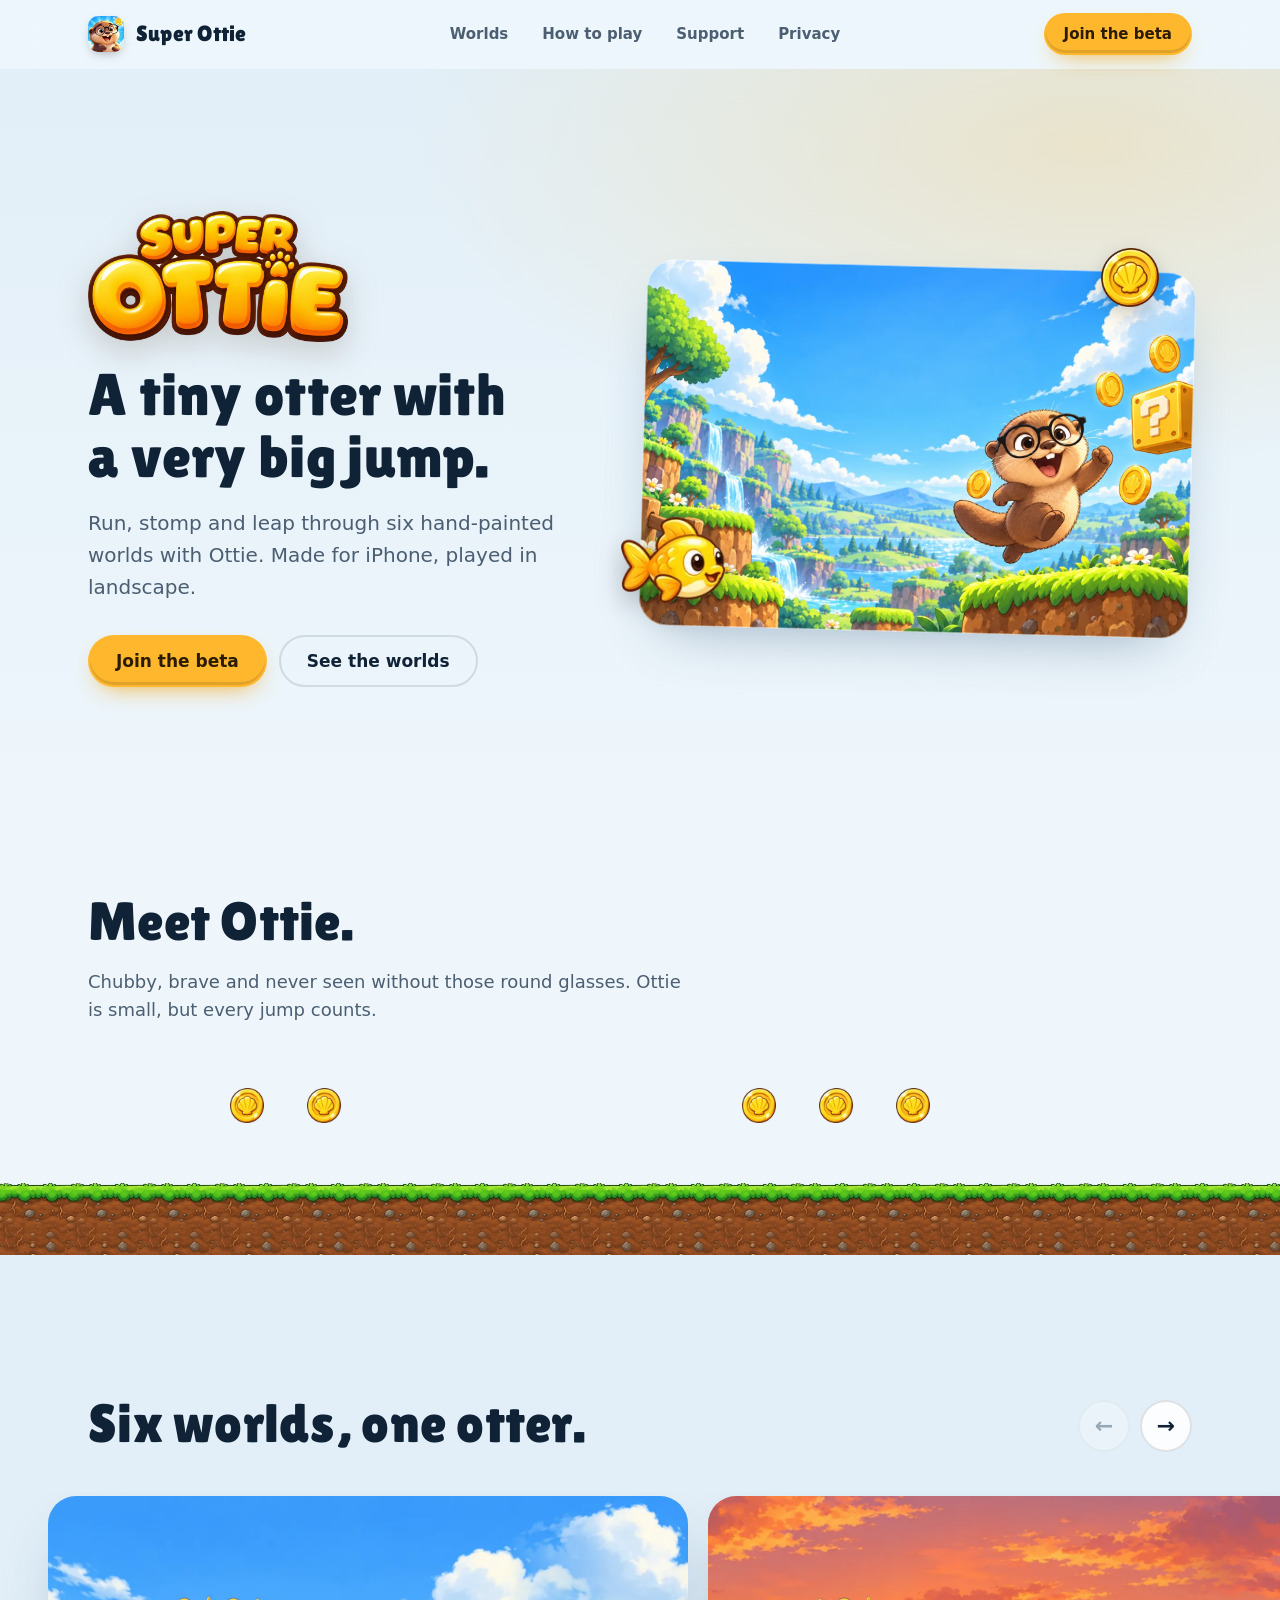
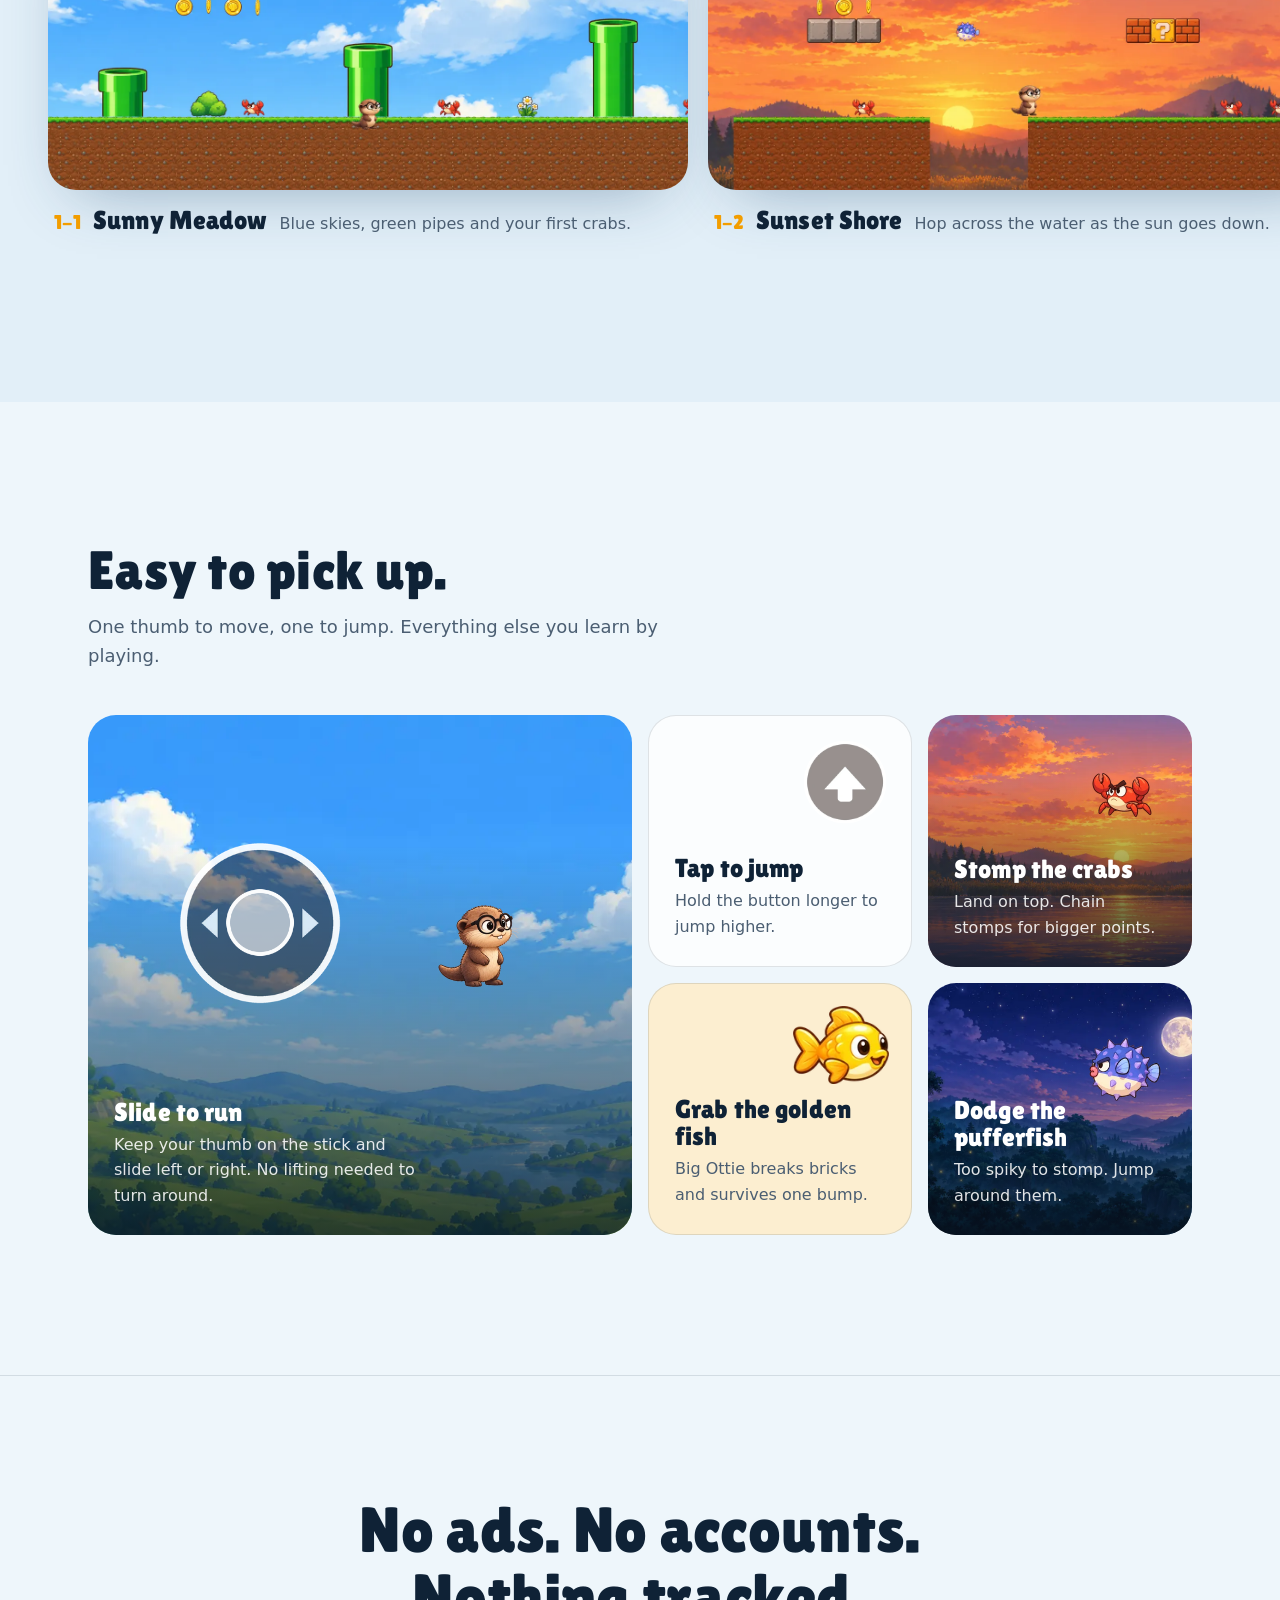
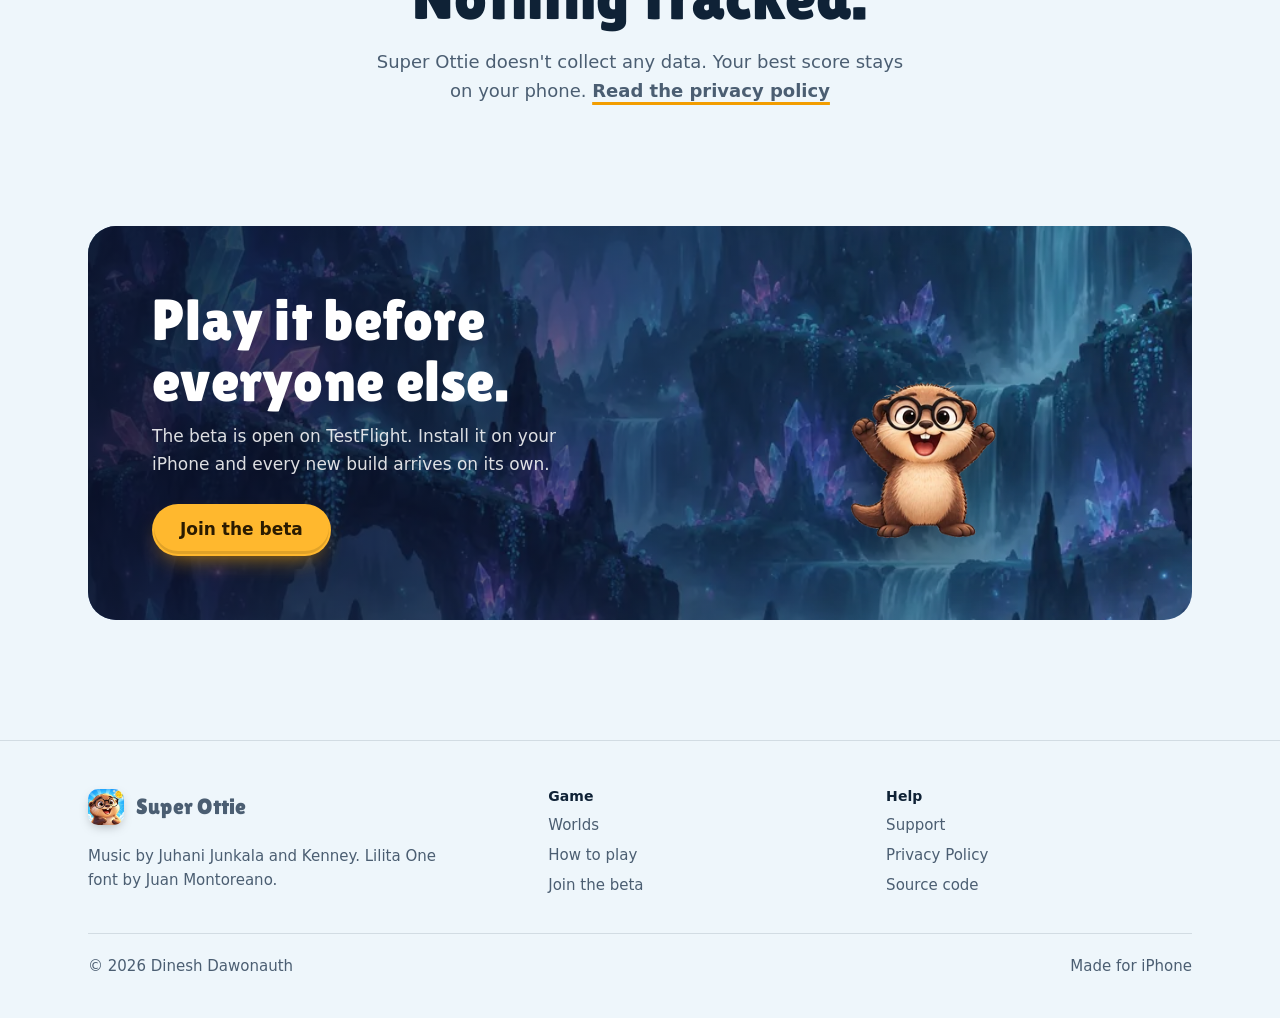
<file: docs/index.html>
<!doctype html>
<html lang="en">
<head>
  <meta charset="utf-8">
  <meta name="viewport" content="width=device-width, initial-scale=1, viewport-fit=cover">
  <title>Super Ottie: a platformer for iPhone</title>
  <meta name="description" content="Run, stomp and leap through six hand-painted worlds with Ottie, a chubby baby otter in round glasses. A side-scrolling platformer for iPhone.">
  <meta name="theme-color" content="#eef6fb" media="(prefers-color-scheme: light)">
  <meta name="theme-color" content="#0b1522" media="(prefers-color-scheme: dark)">
  <link rel="canonical" href="https://dinesh-git17.github.io/SuperOttie/">
  <meta property="og:type" content="website">
  <meta property="og:title" content="Super Ottie">
  <meta property="og:description" content="A tiny otter with a very big jump. Six worlds, made for iPhone.">
  <meta property="og:url" content="https://dinesh-git17.github.io/SuperOttie/">
  <meta property="og:image" content="https://dinesh-git17.github.io/SuperOttie/assets/img/og-card.jpg">
  <meta name="twitter:card" content="summary_large_image">
  <link rel="icon" type="image/png" sizes="32x32" href="assets/img/favicon-32.png">
  <link rel="apple-touch-icon" href="assets/img/apple-touch-icon.png">
  <link rel="manifest" href="site.webmanifest">
  <link rel="preload" as="image" href="assets/img/hero.webp" fetchpriority="high">
  <link rel="preload" as="font" href="assets/fonts/LilitaOne-Regular.ttf" type="font/ttf" crossorigin>
  <link rel="stylesheet" href="assets/css/site.css">
  <script src="assets/js/site.js" defer></script>
</head>
<body>
  <a class="skip" href="#main">Skip to content</a>
  <div class="sentinel" aria-hidden="true"></div>

  <header class="site-header">
    <nav class="nav wrap" aria-label="Main">
      <a class="brand" href="./" aria-label="Super Ottie home">
        <img src="assets/img/app-icon.webp" alt="" width="36" height="36">
        <span>Super Ottie</span>
      </a>
      <ul class="nav-links">
        <li><a href="#worlds">Worlds</a></li>
        <li><a href="#how-to-play">How to play</a></li>
        <li><a href="support.html">Support</a></li>
        <li><a href="privacy.html">Privacy</a></li>
      </ul>
      <div class="nav-end">
        <a class="btn btn-primary btn-sm" href="https://testflight.apple.com/join/H1V5YZrb">Join the beta</a>
        <details class="menu">
          <summary>Menu</summary>
          <div class="menu-panel">
            <a href="#worlds">Worlds</a>
            <a href="#how-to-play">How to play</a>
            <a href="support.html">Support</a>
            <a href="privacy.html">Privacy</a>
            <a href="https://testflight.apple.com/join/H1V5YZrb">Join the beta</a>
          </div>
        </details>
      </div>
    </nav>
  </header>

  <main id="main">
    <section class="hero" aria-labelledby="hero-title">
      <div class="wrap hero-grid">
        <div class="hero-copy">
          <img class="hero-logo" src="assets/img/logo.webp" alt="Super Ottie" width="900" height="454">
          <h1 id="hero-title">A tiny otter with a very big jump.</h1>
          <p class="hero-sub">Run, stomp and leap through six hand-painted worlds with Ottie. Made for iPhone, played in landscape.</p>
          <div class="hero-ctas">
            <a class="btn btn-primary" href="https://testflight.apple.com/join/H1V5YZrb">Join the beta</a>
            <a class="btn btn-ghost" href="#worlds">See the worlds</a>
          </div>
        </div>
        <div class="hero-art">
          <figure>
            <img src="assets/img/hero.webp" alt="Ottie, a chubby otter in round glasses, leaping over a sunny meadow full of coins" width="1536" height="1024" fetchpriority="high">
          </figure>
          <img class="hero-coin" src="assets/img/coin.webp" alt="" width="90" height="92">
          <img class="hero-fish" src="assets/img/fish.webp" alt="" width="112" height="92">
        </div>
      </div>
    </section>

    <section class="meet" aria-labelledby="meet-title">
      <div class="wrap meet-head reveal">
        <h2 id="meet-title">Meet Ottie.</h2>
        <p>Chubby, brave and never seen without those round glasses. Ottie is small, but every jump counts.</p>
      </div>
      <div class="track" aria-hidden="true">
        <img class="coin" src="assets/img/coin.webp" alt="" style="left: 18%" width="90" height="92">
        <img class="coin" src="assets/img/coin.webp" alt="" style="left: 24%" width="90" height="92">
        <img class="coin" src="assets/img/coin.webp" alt="" style="left: 58%" width="90" height="92">
        <img class="coin" src="assets/img/coin.webp" alt="" style="left: 64%" width="90" height="92">
        <img class="coin" src="assets/img/coin.webp" alt="" style="left: 70%" width="90" height="92">
        <div class="runner">
          <img src="assets/img/ottie_run_0.webp" alt="" width="256" height="256">
          <img src="assets/img/ottie_run_1.webp" alt="" width="256" height="256">
          <img src="assets/img/ottie_run_2.webp" alt="" width="256" height="256">
          <img src="assets/img/ottie_run_3.webp" alt="" width="256" height="256">
        </div>
      </div>
    </section>

    <section class="worlds" id="worlds" aria-labelledby="worlds-title">
      <div class="wrap worlds-head reveal">
        <h2 id="worlds-title">Six worlds, one otter.</h2>
        <div class="gallery-nav">
          <button type="button" data-gallery-prev aria-label="Previous world" disabled>&larr;</button>
          <button type="button" data-gallery-next aria-label="Next world">&rarr;</button>
        </div>
      </div>
      <div class="gallery" tabindex="0" aria-label="The six worlds">
        <figure class="world">
          <img src="assets/img/world-meadow.webp" alt="Sunny Meadow: green hills, warp pipes and red crabs under a blue sky" width="1400" height="644" loading="lazy">
          <figcaption><span class="num">1-1</span><h3>Sunny Meadow</h3><p>Blue skies, green pipes and your first crabs.</p></figcaption>
        </figure>
        <figure class="world">
          <img src="assets/img/world-shore.webp" alt="Sunset Shore: platforms over a lake glowing orange at sunset" width="1400" height="644" loading="lazy">
          <figcaption><span class="num">1-2</span><h3>Sunset Shore</h3><p>Hop across the water as the sun goes down.</p></figcaption>
        </figure>
        <figure class="world">
          <img src="assets/img/world-woods.webp" alt="Twilight Woods: pufferfish drifting under a full moon" width="1400" height="644" loading="lazy">
          <figcaption><span class="num">1-3</span><h3>Twilight Woods</h3><p>Pufferfish drift under a big full moon.</p></figcaption>
        </figure>
        <figure class="world">
          <img src="assets/img/world-grove.webp" alt="Autumn Grove: orange forest, falling leaves and rows of coins" width="1400" height="644" loading="lazy">
          <figcaption><span class="num">1-4</span><h3>Autumn Grove</h3><p>Falling leaves and brick ceilings full of coins.</p></figcaption>
        </figure>
        <figure class="world">
          <img src="assets/img/world-peaks.webp" alt="Frosty Peaks: snowy ground and stone stairs below white mountains" width="1400" height="644" loading="lazy">
          <figcaption><span class="num">1-5</span><h3>Frosty Peaks</h3><p>Snowy stepping stones over icy gaps.</p></figcaption>
        </figure>
        <figure class="world">
          <img src="assets/img/world-caverns.webp" alt="Crystal Caverns: glowing crystals and a waterfall deep underground" width="1400" height="644" loading="lazy">
          <figcaption><span class="num">1-6</span><h3>Crystal Caverns</h3><p>The final stretch, deep under glowing crystals.</p></figcaption>
        </figure>
      </div>
    </section>

    <section class="play" id="how-to-play" aria-labelledby="play-title">
      <div class="wrap">
        <div class="reveal">
          <h2 id="play-title">Easy to pick up.</h2>
          <p class="play-intro">One thumb to move, one to jump. Everything else you learn by playing.</p>
        </div>
        <div class="bento">
          <article class="cell cell-run reveal">
            <img class="bg" src="assets/img/bg_day.webp" alt="" loading="lazy" width="900" height="690">
            <div class="scrim"></div>
            <div class="controls-demo" aria-hidden="true">
              <div class="stick">
                <img src="assets/img/stick_base.webp" alt="" width="256" height="256">
                <img class="knob" src="assets/img/stick_knob.webp" alt="" width="256" height="256">
              </div>
              <img class="demo-otter" src="assets/img/ottie_idle.webp" alt="" width="256" height="256">
            </div>
            <h3>Slide to run</h3>
            <p>Keep your thumb on the stick and slide left or right. No lifting needed to turn around.</p>
          </article>
          <article class="cell cell-jump reveal" style="--i: 1">
            <img class="sprite" src="assets/img/btn_jump.webp" alt="" loading="lazy" width="256" height="256">
            <h3>Tap to jump</h3>
            <p>Hold the button longer to jump higher.</p>
          </article>
          <article class="cell cell-crab reveal" style="--i: 2">
            <img class="bg" src="assets/img/bg_sunset.webp" alt="" loading="lazy" width="900" height="690">
            <div class="scrim"></div>
            <img class="sprite" src="assets/img/crab_walk_0.webp" alt="" loading="lazy" width="192" height="160">
            <h3>Stomp the crabs</h3>
            <p>Land on top. Chain stomps for bigger points.</p>
          </article>
          <article class="cell cell-fish reveal" style="--i: 1">
            <img class="sprite" src="assets/img/fish.webp" alt="" loading="lazy" width="112" height="92">
            <h3>Grab the golden fish</h3>
            <p>Big Ottie breaks bricks and survives one bump.</p>
          </article>
          <article class="cell cell-puff reveal" style="--i: 2">
            <img class="bg" src="assets/img/bg_twilight.webp" alt="" loading="lazy" width="900" height="690">
            <div class="scrim"></div>
            <img class="sprite" src="assets/img/puffer_0.webp" alt="" loading="lazy" width="160" height="160">
            <h3>Dodge the pufferfish</h3>
            <p>Too spiky to stomp. Jump around them.</p>
          </article>
        </div>
      </div>
    </section>

    <section class="promise" aria-labelledby="promise-title">
      <div class="wrap reveal">
        <h2 id="promise-title">No ads. No accounts. Nothing tracked.</h2>
        <p>Super Ottie doesn't collect any data. Your best score stays on your phone. <a href="privacy.html">Read the privacy policy</a></p>
      </div>
    </section>

    <section class="closer" aria-labelledby="closer-title">
      <div class="wrap">
        <div class="closer-card reveal">
          <img class="bg" src="assets/img/bg_cave.webp" alt="" loading="lazy" width="900" height="690">
          <div>
            <h2 id="closer-title">Play it before everyone else.</h2>
            <p>The beta is open on TestFlight. Install it on your iPhone and every new build arrives on its own.</p>
            <a class="btn btn-primary" href="https://testflight.apple.com/join/H1V5YZrb">Join the beta</a>
          </div>
          <img class="win" src="assets/img/ottie_win.webp" alt="Ottie cheering with both arms up" loading="lazy" width="256" height="256">
        </div>
      </div>
    </section>
  </main>

  <footer class="site-footer">
    <div class="wrap">
      <div class="footer-grid">
        <div class="footer-about">
          <a class="brand" href="./"><img src="assets/img/app-icon.webp" alt="" width="36" height="36"><span>Super Ottie</span></a>
          <p>Music by Juhani Junkala and Kenney. Lilita One font by Juan Montoreano.</p>
        </div>
        <div>
          <h2>Game</h2>
          <ul>
            <li><a href="#worlds">Worlds</a></li>
            <li><a href="#how-to-play">How to play</a></li>
            <li><a href="https://testflight.apple.com/join/H1V5YZrb">Join the beta</a></li>
          </ul>
        </div>
        <div>
          <h2>Help</h2>
          <ul>
            <li><a href="support.html">Support</a></li>
            <li><a href="privacy.html">Privacy Policy</a></li>
            <li><a href="https://github.com/dinesh-git17/SuperOttie">Source code</a></li>
          </ul>
        </div>
      </div>
      <div class="footer-base">
        <span>&copy; 2026 Dinesh Dawonauth</span>
        <span>Made for iPhone</span>
      </div>
    </div>
  </footer>
</body>
</html>
</file>
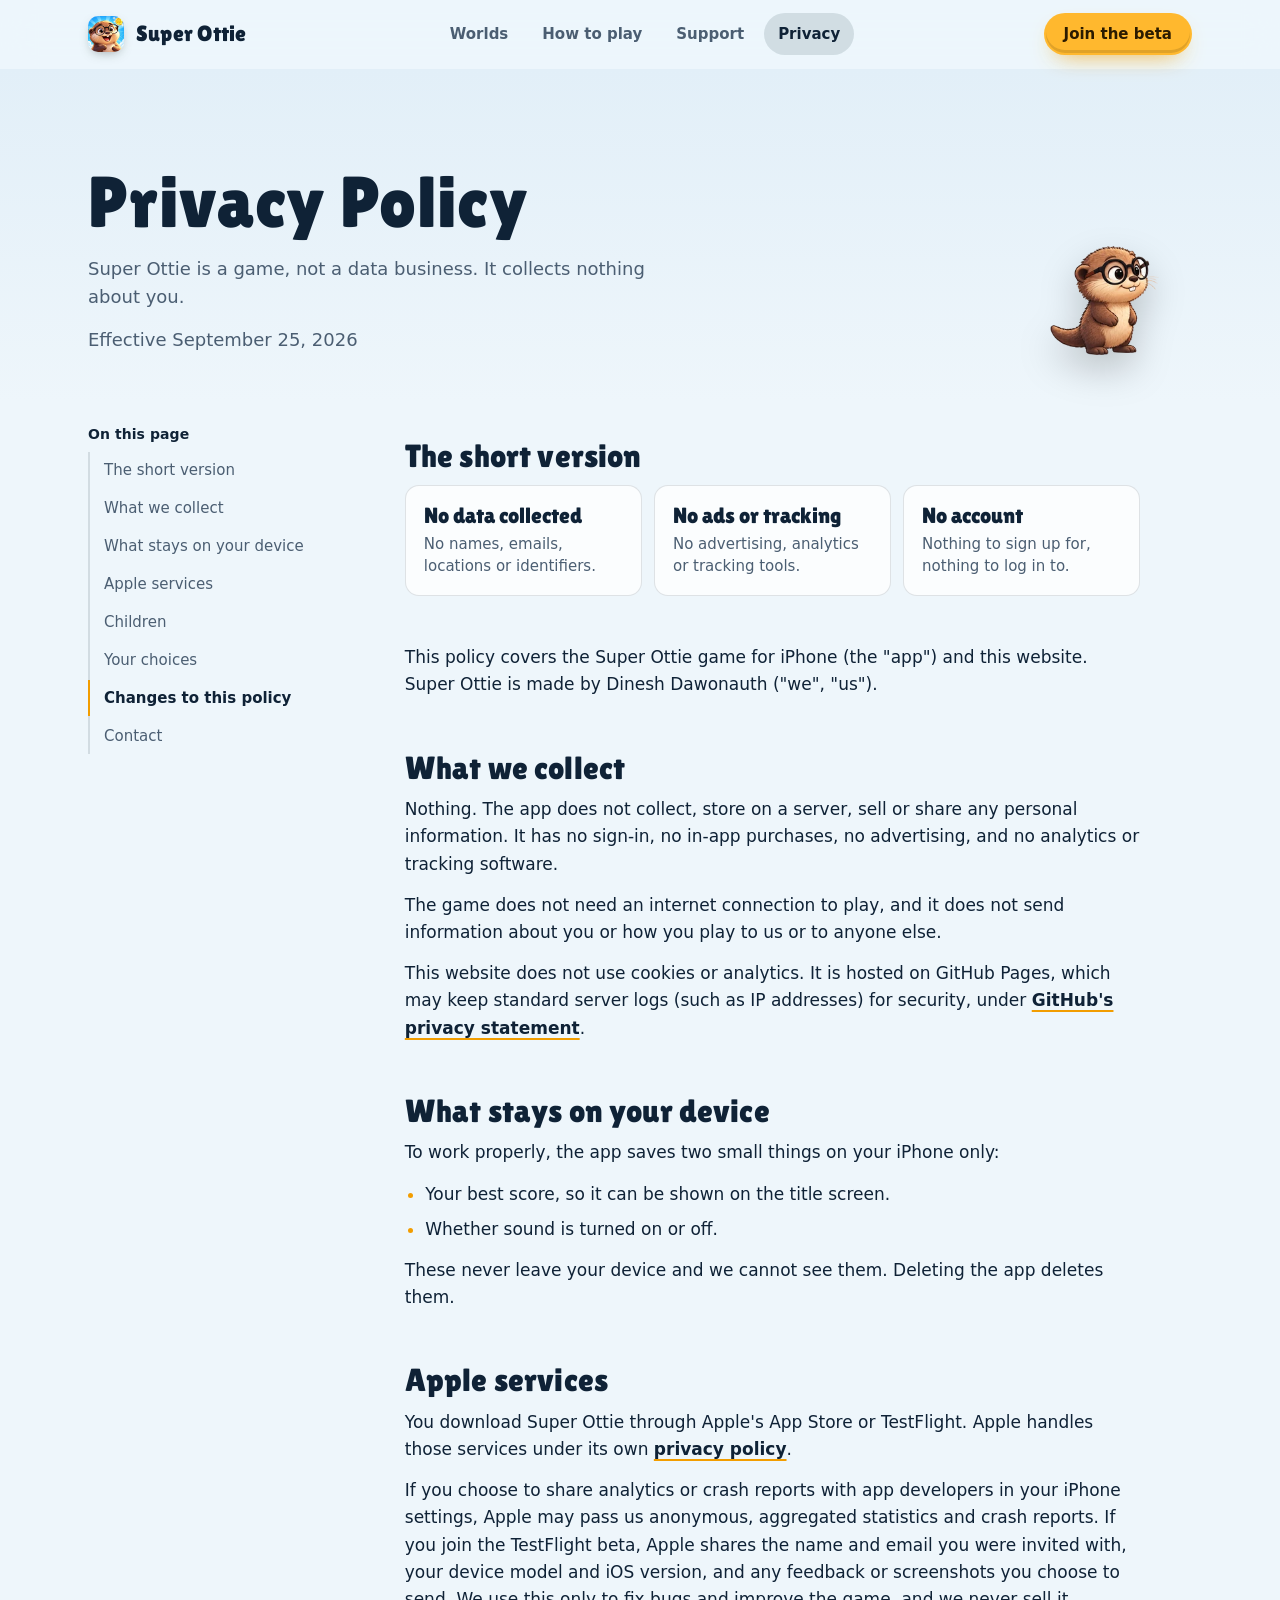
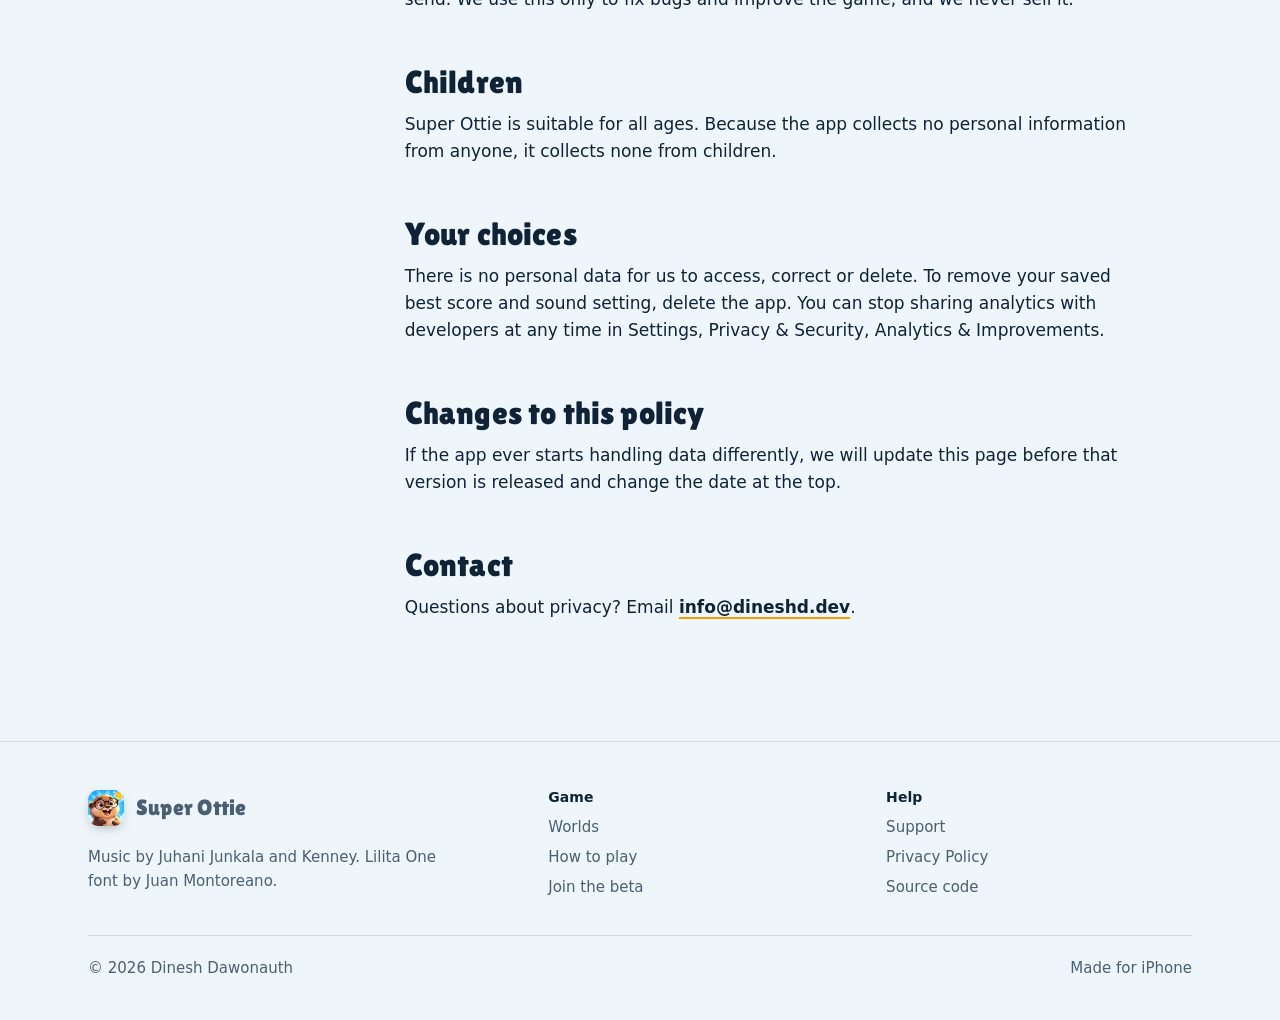
<file: docs/privacy.html>
<!doctype html>
<html lang="en">
<head>
  <meta charset="utf-8">
  <meta name="viewport" content="width=device-width, initial-scale=1, viewport-fit=cover">
  <title>Privacy Policy | Super Ottie</title>
  <meta name="description" content="Super Ottie does not collect, store or share any personal data. Your best score and sound setting stay on your device.">
  <meta name="theme-color" content="#eef6fb" media="(prefers-color-scheme: light)">
  <meta name="theme-color" content="#0b1522" media="(prefers-color-scheme: dark)">
  <link rel="canonical" href="https://dinesh-git17.github.io/SuperOttie/privacy.html">
  <link rel="icon" type="image/png" sizes="32x32" href="assets/img/favicon-32.png">
  <link rel="apple-touch-icon" href="assets/img/apple-touch-icon.png">
  <link rel="preload" as="font" href="assets/fonts/LilitaOne-Regular.ttf" type="font/ttf" crossorigin>
  <link rel="stylesheet" href="assets/css/site.css">
  <script src="assets/js/site.js" defer></script>
</head>
<body>
  <a class="skip" href="#main">Skip to content</a>
  <div class="sentinel" aria-hidden="true"></div>

  <header class="site-header">
    <nav class="nav wrap" aria-label="Main">
      <a class="brand" href="./" aria-label="Super Ottie home">
        <img src="assets/img/app-icon.webp" alt="" width="36" height="36">
        <span>Super Ottie</span>
      </a>
      <ul class="nav-links">
        <li><a href="./#worlds">Worlds</a></li>
        <li><a href="./#how-to-play">How to play</a></li>
        <li><a href="support.html">Support</a></li>
        <li><a href="privacy.html" aria-current="page">Privacy</a></li>
      </ul>
      <div class="nav-end">
        <a class="btn btn-primary btn-sm" href="https://testflight.apple.com/join/H1V5YZrb">Join the beta</a>
        <details class="menu">
          <summary>Menu</summary>
          <div class="menu-panel">
            <a href="./#worlds">Worlds</a>
            <a href="./#how-to-play">How to play</a>
            <a href="support.html">Support</a>
            <a href="privacy.html" aria-current="page">Privacy</a>
            <a href="https://testflight.apple.com/join/H1V5YZrb">Join the beta</a>
          </div>
        </details>
      </div>
    </nav>
  </header>

  <main id="main">
    <section class="doc-hero">
      <div class="wrap doc-hero-grid">
        <div>
          <h1>Privacy Policy</h1>
          <p>Super Ottie is a game, not a data business. It collects nothing about you.</p>
          <p class="meta">Effective September 25, 2026</p>
        </div>
        <img class="mascot" src="assets/img/ottie_idle.webp" alt="" width="256" height="256">
      </div>
    </section>

    <div class="wrap doc">
      <nav class="toc" aria-label="On this page">
        <h2>On this page</h2>
        <ol>
          <li><a href="#summary">The short version</a></li>
          <li><a href="#collect">What we collect</a></li>
          <li><a href="#device">What stays on your device</a></li>
          <li><a href="#apple">Apple services</a></li>
          <li><a href="#children">Children</a></li>
          <li><a href="#choices">Your choices</a></li>
          <li><a href="#changes">Changes to this policy</a></li>
          <li><a href="#contact">Contact</a></li>
        </ol>
      </nav>

      <article class="prose">
        <section id="summary">
          <h2>The short version</h2>
          <div class="summary">
            <div><strong>No data collected</strong><span>No names, emails, locations or identifiers.</span></div>
            <div><strong>No ads or tracking</strong><span>No advertising, analytics or tracking tools.</span></div>
            <div><strong>No account</strong><span>Nothing to sign up for, nothing to log in to.</span></div>
          </div>
          <p>This policy covers the Super Ottie game for iPhone (the "app") and this website. Super Ottie is made by Dinesh Dawonauth ("we", "us").</p>
        </section>

        <section id="collect">
          <h2>What we collect</h2>
          <p>Nothing. The app does not collect, store on a server, sell or share any personal information. It has no sign-in, no in-app purchases, no advertising, and no analytics or tracking software.</p>
          <p>The game does not need an internet connection to play, and it does not send information about you or how you play to us or to anyone else.</p>
          <p>This website does not use cookies or analytics. It is hosted on GitHub Pages, which may keep standard server logs (such as IP addresses) for security, under <a href="https://docs.github.com/en/site-policy/privacy-policies/github-general-privacy-statement">GitHub's privacy statement</a>.</p>
        </section>

        <section id="device">
          <h2>What stays on your device</h2>
          <p>To work properly, the app saves two small things on your iPhone only:</p>
          <ul>
            <li>Your best score, so it can be shown on the title screen.</li>
            <li>Whether sound is turned on or off.</li>
          </ul>
          <p>These never leave your device and we cannot see them. Deleting the app deletes them.</p>
        </section>

        <section id="apple">
          <h2>Apple services</h2>
          <p>You download Super Ottie through Apple's App Store or TestFlight. Apple handles those services under its own <a href="https://www.apple.com/legal/privacy/">privacy policy</a>.</p>
          <p>If you choose to share analytics or crash reports with app developers in your iPhone settings, Apple may pass us anonymous, aggregated statistics and crash reports. If you join the TestFlight beta, Apple shares the name and email you were invited with, your device model and iOS version, and any feedback or screenshots you choose to send. We use this only to fix bugs and improve the game, and we never sell it.</p>
        </section>

        <section id="children">
          <h2>Children</h2>
          <p>Super Ottie is suitable for all ages. Because the app collects no personal information from anyone, it collects none from children.</p>
        </section>

        <section id="choices">
          <h2>Your choices</h2>
          <p>There is no personal data for us to access, correct or delete. To remove your saved best score and sound setting, delete the app. You can stop sharing analytics with developers at any time in Settings, Privacy &amp; Security, Analytics &amp; Improvements.</p>
        </section>

        <section id="changes">
          <h2>Changes to this policy</h2>
          <p>If the app ever starts handling data differently, we will update this page before that version is released and change the date at the top.</p>
        </section>

        <section id="contact">
          <h2>Contact</h2>
          <p>Questions about privacy? Email <a href="mailto:info@dineshd.dev">info@dineshd.dev</a>.</p>
        </section>
      </article>
    </div>
  </main>

  <footer class="site-footer">
    <div class="wrap">
      <div class="footer-grid">
        <div class="footer-about">
          <a class="brand" href="./"><img src="assets/img/app-icon.webp" alt="" width="36" height="36"><span>Super Ottie</span></a>
          <p>Music by Juhani Junkala and Kenney. Lilita One font by Juan Montoreano.</p>
        </div>
        <div>
          <h2>Game</h2>
          <ul>
            <li><a href="./#worlds">Worlds</a></li>
            <li><a href="./#how-to-play">How to play</a></li>
            <li><a href="https://testflight.apple.com/join/H1V5YZrb">Join the beta</a></li>
          </ul>
        </div>
        <div>
          <h2>Help</h2>
          <ul>
            <li><a href="support.html">Support</a></li>
            <li><a href="privacy.html">Privacy Policy</a></li>
            <li><a href="https://github.com/dinesh-git17/SuperOttie">Source code</a></li>
          </ul>
        </div>
      </div>
      <div class="footer-base">
        <span>&copy; 2026 Dinesh Dawonauth</span>
        <span>Made for iPhone</span>
      </div>
    </div>
  </footer>
</body>
</html>
</file>
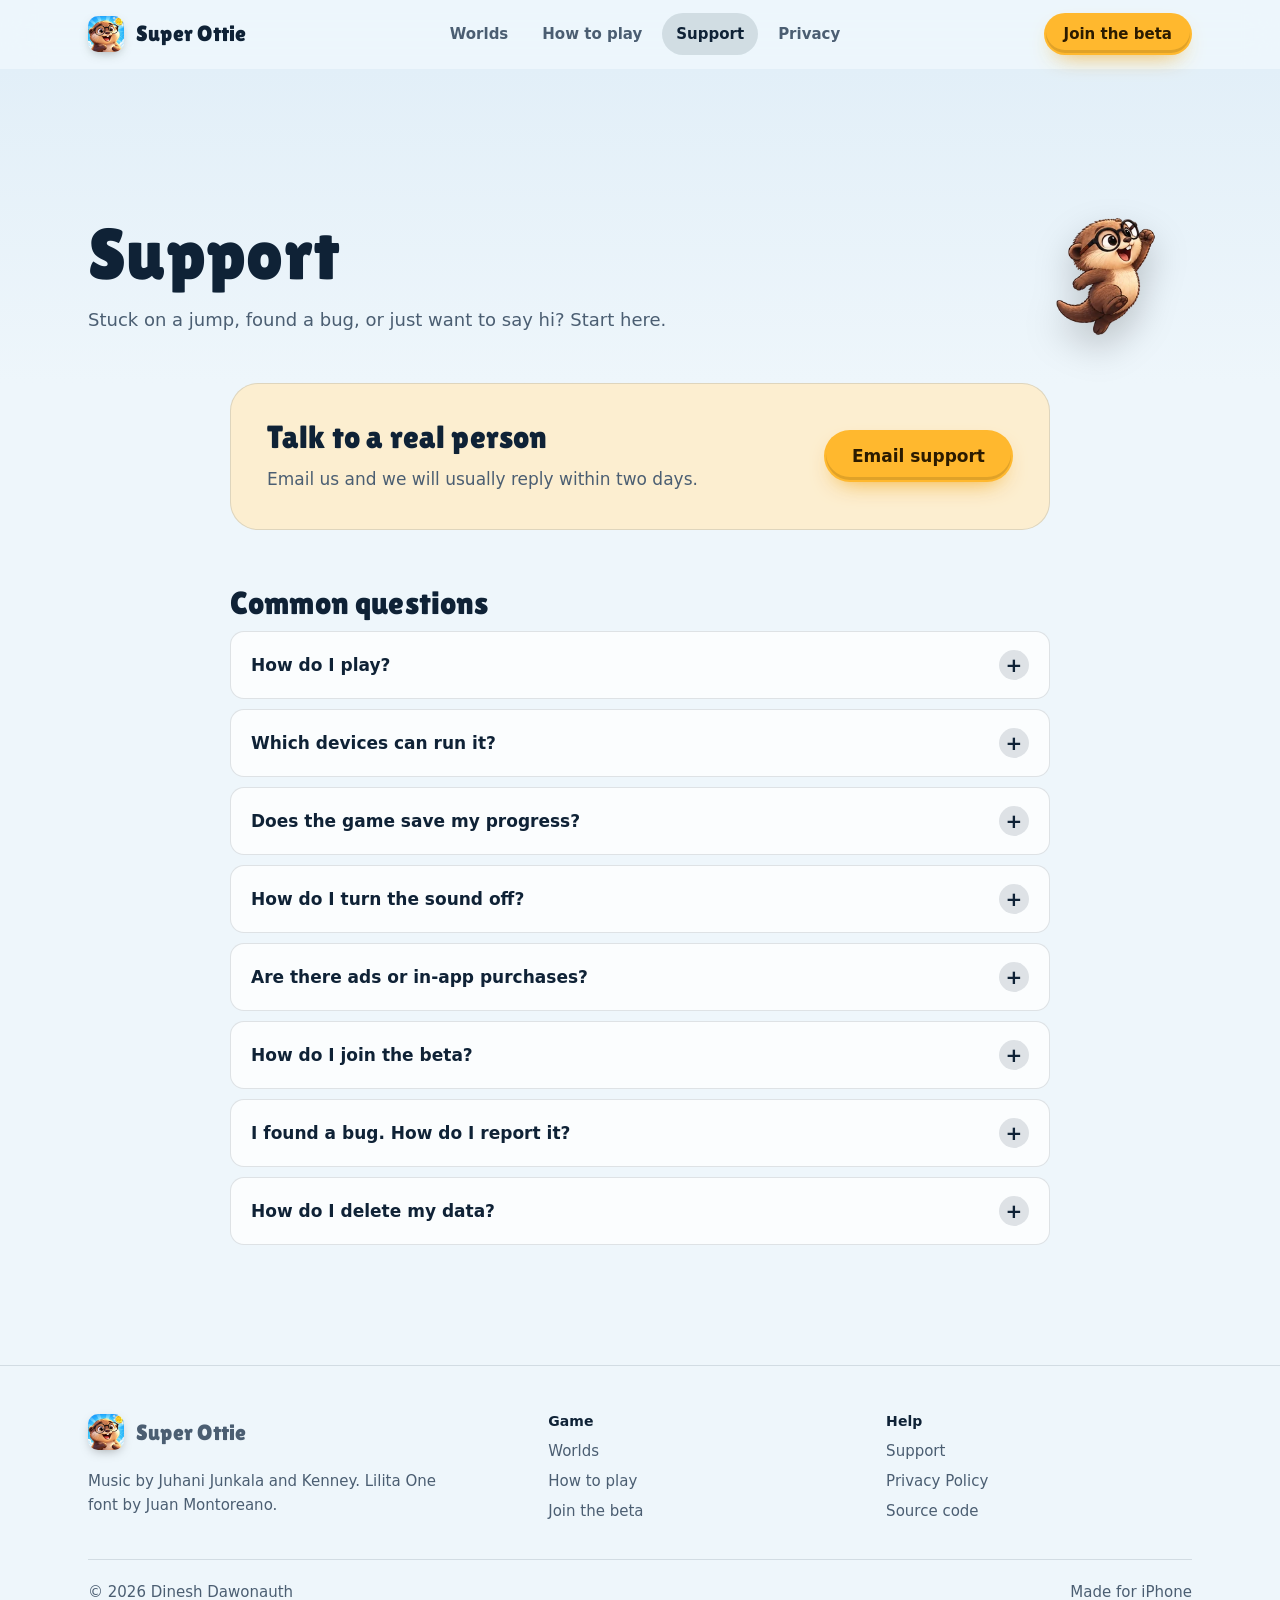
<file: docs/support.html>
<!doctype html>
<html lang="en">
<head>
  <meta charset="utf-8">
  <meta name="viewport" content="width=device-width, initial-scale=1, viewport-fit=cover">
  <title>Support | Super Ottie</title>
  <meta name="description" content="Help with Super Ottie: controls, devices, saving, sound, the TestFlight beta, and how to contact us.">
  <meta name="theme-color" content="#eef6fb" media="(prefers-color-scheme: light)">
  <meta name="theme-color" content="#0b1522" media="(prefers-color-scheme: dark)">
  <link rel="canonical" href="https://dinesh-git17.github.io/SuperOttie/support.html">
  <link rel="icon" type="image/png" sizes="32x32" href="assets/img/favicon-32.png">
  <link rel="apple-touch-icon" href="assets/img/apple-touch-icon.png">
  <link rel="preload" as="font" href="assets/fonts/LilitaOne-Regular.ttf" type="font/ttf" crossorigin>
  <link rel="stylesheet" href="assets/css/site.css">
  <script src="assets/js/site.js" defer></script>
</head>
<body>
  <a class="skip" href="#main">Skip to content</a>
  <div class="sentinel" aria-hidden="true"></div>

  <header class="site-header">
    <nav class="nav wrap" aria-label="Main">
      <a class="brand" href="./" aria-label="Super Ottie home">
        <img src="assets/img/app-icon.webp" alt="" width="36" height="36">
        <span>Super Ottie</span>
      </a>
      <ul class="nav-links">
        <li><a href="./#worlds">Worlds</a></li>
        <li><a href="./#how-to-play">How to play</a></li>
        <li><a href="support.html" aria-current="page">Support</a></li>
        <li><a href="privacy.html">Privacy</a></li>
      </ul>
      <div class="nav-end">
        <a class="btn btn-primary btn-sm" href="https://testflight.apple.com/join/H1V5YZrb">Join the beta</a>
        <details class="menu">
          <summary>Menu</summary>
          <div class="menu-panel">
            <a href="./#worlds">Worlds</a>
            <a href="./#how-to-play">How to play</a>
            <a href="support.html" aria-current="page">Support</a>
            <a href="privacy.html">Privacy</a>
            <a href="https://testflight.apple.com/join/H1V5YZrb">Join the beta</a>
          </div>
        </details>
      </div>
    </nav>
  </header>

  <main id="main">
    <section class="doc-hero">
      <div class="wrap doc-hero-grid">
        <div>
          <h1>Support</h1>
          <p>Stuck on a jump, found a bug, or just want to say hi? Start here.</p>
        </div>
        <img class="mascot" src="assets/img/ottie_jump.webp" alt="" width="256" height="256">
      </div>
    </section>

    <div class="wrap" style="padding-bottom: clamp(72px, 10vw, 120px)">
      <div class="prose" style="max-width: 820px; margin-inline: auto">
        <div class="contact">
          <div>
            <h2>Talk to a real person</h2>
            <p>Email us and we will usually reply within two days.</p>
          </div>
          <a class="btn btn-primary" href="mailto:info@dineshd.dev?subject=Super%20Ottie%20support">Email support</a>
        </div>

        <h2>Common questions</h2>
        <div class="faq">
          <details>
            <summary>How do I play?</summary>
            <div class="answer">
              <p>Hold your iPhone sideways. Put your left thumb on the stick and slide left or right to run. Tap the button on the right to jump, and hold it for a higher jump.</p>
              <p>Stomp crabs from above, avoid the spiky pufferfish, and reach the flag at the end of each world.</p>
            </div>
          </details>
          <details>
            <summary>Which devices can run it?</summary>
            <div class="answer"><p>Super Ottie is built for iPhone and needs iOS 16 or later. It also works with a keyboard or a game controller connected to your iPhone.</p></div>
          </details>
          <details>
            <summary>Does the game save my progress?</summary>
            <div class="answer"><p>Your best score is saved on your iPhone and shown on the title screen. Each new game starts from the first world with three lives, and a checkpoint halfway through every world means you don't restart from the beginning after a miss.</p></div>
          </details>
          <details>
            <summary>How do I turn the sound off?</summary>
            <div class="answer"><p>Tap the pause button in the top corner during a level, then tap Sound. The game remembers your choice.</p></div>
          </details>
          <details>
            <summary>Are there ads or in-app purchases?</summary>
            <div class="answer"><p>No. There are no ads, no purchases and no account to create.</p></div>
          </details>
          <details>
            <summary>How do I join the beta?</summary>
            <div class="answer"><p>Install Apple's TestFlight app on your iPhone, then open the <a href="https://testflight.apple.com/join/H1V5YZrb">beta invite link</a>. New builds arrive automatically.</p></div>
          </details>
          <details>
            <summary>I found a bug. How do I report it?</summary>
            <div class="answer">
              <p>If you are on the beta, take a screenshot in the game and tap Share Beta Feedback, or open TestFlight and tap Send Beta Feedback.</p>
              <p>You can also email us with your iPhone model, iOS version, and what happened just before the problem.</p>
            </div>
          </details>
          <details>
            <summary>How do I delete my data?</summary>
            <div class="answer"><p>Super Ottie doesn't collect any data. The only things it stores are your best score and sound setting, on your iPhone. Deleting the app removes them. See the <a href="privacy.html">privacy policy</a> for details.</p></div>
          </details>
        </div>
      </div>
    </div>
  </main>

  <footer class="site-footer">
    <div class="wrap">
      <div class="footer-grid">
        <div class="footer-about">
          <a class="brand" href="./"><img src="assets/img/app-icon.webp" alt="" width="36" height="36"><span>Super Ottie</span></a>
          <p>Music by Juhani Junkala and Kenney. Lilita One font by Juan Montoreano.</p>
        </div>
        <div>
          <h2>Game</h2>
          <ul>
            <li><a href="./#worlds">Worlds</a></li>
            <li><a href="./#how-to-play">How to play</a></li>
            <li><a href="https://testflight.apple.com/join/H1V5YZrb">Join the beta</a></li>
          </ul>
        </div>
        <div>
          <h2>Help</h2>
          <ul>
            <li><a href="support.html">Support</a></li>
            <li><a href="privacy.html">Privacy Policy</a></li>
            <li><a href="https://github.com/dinesh-git17/SuperOttie">Source code</a></li>
          </ul>
        </div>
      </div>
      <div class="footer-base">
        <span>&copy; 2026 Dinesh Dawonauth</span>
        <span>Made for iPhone</span>
      </div>
    </div>
  </footer>
</body>
</html>
</file>
<file: docs/assets/css/site.css>
/* Super Ottie site. Native CSS, no framework.
   Shape rule: interactive controls are full pills, media and panels use --radius (28px), small chips 14px.
   One accent (sunny yellow from the game logo). Theme follows the system (light or dark). */

@font-face {
  font-family: "Lilita One";
  src: url("../fonts/LilitaOne-Regular.ttf") format("truetype");
  font-display: swap;
}

:root {
  --bg: #eef6fb;
  --bg-2: #e2eff8;
  --surface: #fbfdfe;
  --ink: #0f2236;
  --muted: #4b5e72;
  --line: rgb(15 34 54 / 0.12);
  --accent: #ffb82e;
  --accent-deep: #f29d00;
  --accent-ink: #2b1b00;
  --shadow: 0 24px 60px -28px rgb(28 72 110 / 0.45);
  --radius: 28px;
  --radius-sm: 14px;
  --tint: 22%;
  --display: "Lilita One", ui-rounded, "SF Pro Rounded", system-ui, sans-serif;
  --body: ui-rounded, "SF Pro Rounded", system-ui, -apple-system, "Segoe UI", Roboto, sans-serif;
  --ease: cubic-bezier(0.16, 1, 0.3, 1);
  --max: 1200px;
  --gutter: clamp(20px, 5vw, 48px);
  color-scheme: light dark;
}

@media (prefers-color-scheme: dark) {
  :root {
    --bg: #0b1522;
    --bg-2: #0f1c2c;
    --surface: #132234;
    --ink: #eef4fa;
    --muted: #a9b8c8;
    --line: rgb(238 244 250 / 0.12);
    --accent: #ffc23d;
    --accent-deep: #ffae1a;
    --shadow: 0 24px 60px -24px rgb(0 0 0 / 0.7);
    --tint: 12%;
  }
}

*,
*::before,
*::after { box-sizing: border-box; }

html { -webkit-text-size-adjust: 100%; scroll-behavior: smooth; }

body {
  margin: 0;
  font-family: var(--body);
  font-size: 17px;
  line-height: 1.6;
  color: var(--ink);
  background: var(--bg);
  -webkit-font-smoothing: antialiased;
  text-rendering: optimizeLegibility;
}

img { display: block; max-width: 100%; height: auto; }
a { color: inherit; }

.wrap { width: 100%; max-width: var(--max); margin-inline: auto; padding-inline: var(--gutter); }

.skip {
  position: absolute; left: 12px; top: -60px; z-index: 30;
  padding: 10px 16px; border-radius: 999px; background: var(--accent); color: var(--accent-ink);
  font-weight: 700; text-decoration: none; transition: top 0.2s var(--ease);
}
.skip:focus { top: 12px; }

:focus-visible { outline: 3px solid var(--accent-deep); outline-offset: 3px; border-radius: 8px; }

h1, h2, h3 { font-family: var(--display); font-weight: 400; letter-spacing: 0.005em; line-height: 1.05; margin: 0; }
p { margin: 0; }

/* ---------- Buttons ---------- */

.btn {
  display: inline-flex; align-items: center; justify-content: center; gap: 10px;
  min-height: 52px; padding: 0 26px; border-radius: 999px;
  font: 700 17px/1 var(--body); text-decoration: none; white-space: nowrap;
  border: 2px solid transparent; cursor: pointer;
  transition: transform 0.35s var(--ease), background-color 0.25s, box-shadow 0.35s var(--ease);
}
.btn:active { transform: translateY(1px) scale(0.98); }
.btn-primary {
  background: var(--accent); color: var(--accent-ink);
  box-shadow: 0 10px 24px -12px rgb(242 157 0 / 0.9), inset 0 -3px 0 rgb(0 0 0 / 0.12);
}
.btn-primary:hover { background: var(--accent-deep); transform: translateY(-2px); }
.btn-ghost { color: var(--ink); border-color: var(--line); background: transparent; }
.btn-ghost:hover { border-color: var(--ink); transform: translateY(-2px); }
.btn-sm { min-height: 42px; padding: 0 18px; font-size: 15px; }

/* ---------- Header ---------- */

.sentinel { position: absolute; top: 0; height: 1px; width: 1px; }

.site-header {
  position: sticky; top: 0; z-index: 20;
  background: color-mix(in srgb, var(--bg) 78%, transparent);
  -webkit-backdrop-filter: saturate(160%) blur(16px);
  backdrop-filter: saturate(160%) blur(16px);
  border-bottom: 1px solid transparent;
  transition: border-color 0.3s, box-shadow 0.3s;
}
.site-header.is-stuck { border-bottom-color: var(--line); }
@media (prefers-reduced-transparency: reduce) { .site-header { background: var(--bg); } }

.nav { display: flex; align-items: center; justify-content: space-between; height: 68px; gap: 20px; }
.brand { display: inline-flex; align-items: center; gap: 12px; text-decoration: none; }
.brand img { width: 36px; height: 36px; border-radius: 10px; box-shadow: 0 4px 12px -4px rgb(0 0 0 / 0.35); }
.brand span { font-family: var(--display); font-size: 22px; letter-spacing: 0.01em; }

.nav-links { display: flex; align-items: center; gap: 6px; list-style: none; margin: 0; padding: 0; }
.nav-links a {
  display: inline-flex; align-items: center; min-height: 42px; padding: 0 14px; border-radius: 999px;
  text-decoration: none; font-weight: 600; font-size: 15px; color: var(--muted);
  transition: color 0.2s, background-color 0.2s;
}
.nav-links a:hover, .nav-links a[aria-current="page"] { color: var(--ink); background: var(--line); }
.nav-end { display: flex; align-items: center; gap: 10px; }

.menu { position: relative; display: none; }
.menu summary {
  list-style: none; display: inline-flex; align-items: center; min-height: 42px; padding: 0 16px;
  border-radius: 999px; border: 2px solid var(--line); font-weight: 700; font-size: 15px; cursor: pointer;
}
.menu summary::-webkit-details-marker { display: none; }
.menu[open] summary { border-color: var(--ink); }
.menu-panel {
  position: absolute; right: 0; top: calc(100% + 10px); min-width: 210px; padding: 8px;
  border-radius: var(--radius-sm); background: var(--surface); border: 1px solid var(--line); box-shadow: var(--shadow);
}
.menu-panel a { display: block; padding: 12px 14px; border-radius: 10px; text-decoration: none; font-weight: 600; }
.menu-panel a:hover { background: var(--line); }

@media (max-width: 767px) {
  .nav-links { display: none; }
  .menu { display: block; }
  .nav-end .btn { display: none; }
}

/* ---------- Hero ---------- */

.hero {
  position: relative; overflow: hidden;
  min-height: min(calc(100dvh - 68px), 760px);
  display: grid; align-items: center;
  padding-block: clamp(32px, 6vw, 72px);
  background:
    radial-gradient(90% 70% at 85% 10%, color-mix(in srgb, var(--accent) 22%, transparent), transparent 60%),
    linear-gradient(180deg, var(--bg-2), var(--bg));
}
.hero-grid { display: grid; grid-template-columns: 1fr 1.12fr; gap: clamp(28px, 5vw, 72px); align-items: center; }
.hero-logo { width: min(260px, 62%); margin-bottom: 22px; filter: drop-shadow(0 10px 16px rgb(60 30 0 / 0.18)); }
.hero h1 { font-size: clamp(40px, 4.6vw, 64px); max-width: 15ch; text-wrap: balance; }
.hero-sub { margin-top: 20px; font-size: clamp(17px, 1.6vw, 20px); color: var(--muted); max-width: 40ch; }
.hero-ctas { display: flex; flex-wrap: wrap; gap: 12px; margin-top: 32px; }

.hero-art { position: relative; }
.hero-art figure {
  margin: 0; border-radius: var(--radius); overflow: hidden; box-shadow: var(--shadow);
  aspect-ratio: 3 / 2; transform: rotate(1.5deg);
  outline: 1px solid rgb(255 255 255 / 0.5); outline-offset: -1px;
}
.hero-art figure img { width: 100%; height: 100%; object-fit: cover; }
.hero-fish {
  position: absolute; width: clamp(64px, 9vw, 104px); left: -4%; bottom: 8%;
  filter: drop-shadow(0 10px 14px rgb(0 0 0 / 0.25));
}
.hero-coin { position: absolute; width: clamp(40px, 5vw, 58px); right: 6%; top: -5%; filter: drop-shadow(0 8px 10px rgb(0 0 0 / 0.2)); }

@media (max-width: 899px) {
  .hero { min-height: auto; }
  .hero-grid { grid-template-columns: 1fr; }
  .hero-art { order: -1; }
  .hero-art figure { transform: none; }
  .hero h1 { max-width: 14ch; }
  .hero-logo { width: 170px; margin-bottom: 14px; }
  .hero-ctas .btn { flex: 1 1 auto; }
}

/* ---------- Meet Ottie (runner band) ---------- */

.meet { padding-block: clamp(40px, 5vw, 64px) 0; }
.meet h2 { font-size: clamp(34px, 4.4vw, 54px); }
.meet p { margin-top: 14px; color: var(--muted); max-width: 52ch; font-size: 18px; }
.meet-head { display: grid; gap: 4px; }

.track {
  position: relative; container-type: inline-size; margin-top: 40px; height: 190px; overflow: hidden;
  background: url("../img/tile-grass.webp") repeat-x left bottom / auto 72px;
}
.runner { position: absolute; left: 0; bottom: 54px; width: 128px; height: 128px; }
.runner img { position: absolute; inset: 0; width: 100%; height: 100%; opacity: 0; }
.runner img:first-child { opacity: 1; }
.track .coin { position: absolute; bottom: 132px; width: 34px; }
@media (max-width: 599px) { .track .coin:nth-of-type(2), .track .coin:nth-of-type(4) { display: none; } }

@media (prefers-reduced-motion: no-preference) {
  .runner { animation: run-across 7s linear infinite; }
  .runner img { animation: frame 0.36s steps(1, end) infinite; }
  .runner img:first-child { opacity: 0; }
  .runner img:nth-child(1) { animation-delay: 0s; }
  .runner img:nth-child(2) { animation-delay: -0.27s; }
  .runner img:nth-child(3) { animation-delay: -0.18s; }
  .runner img:nth-child(4) { animation-delay: -0.09s; }
  .track .coin { animation: bob 1.6s ease-in-out infinite; }
  .track .coin:nth-of-type(2n) { animation-delay: -0.8s; }
}
@keyframes run-across { from { transform: translateX(-140px); } to { transform: translateX(calc(100cqw + 20px)); } }
@keyframes frame { 0%, 24.99% { opacity: 1; } 25%, 100% { opacity: 0; } }
@keyframes bob { 0%, 100% { transform: translateY(0); } 50% { transform: translateY(-8px); } }

/* ---------- Worlds (scroll-snap gallery) ---------- */

.worlds { padding-block: clamp(80px, 11vw, 140px); background: var(--bg-2); }
.worlds-head { display: flex; align-items: end; justify-content: space-between; gap: 24px; }
.worlds h2 { font-size: clamp(34px, 4.4vw, 54px); max-width: 16ch; }
.gallery-nav { display: flex; gap: 10px; }
.gallery-nav button {
  width: 52px; height: 52px; border-radius: 999px; border: 2px solid var(--line); background: var(--surface);
  color: var(--ink); font: 700 22px/1 var(--body); cursor: pointer;
  transition: transform 0.3s var(--ease), border-color 0.2s, opacity 0.2s;
}
.gallery-nav button:hover:not(:disabled) { border-color: var(--ink); transform: translateY(-2px); }
.gallery-nav button:active:not(:disabled) { transform: scale(0.96); }
.gallery-nav button:disabled { opacity: 0.35; cursor: default; }

.gallery {
  display: grid; grid-auto-flow: column; grid-auto-columns: min(78%, 640px); gap: 20px;
  margin-top: 40px; padding: 4px var(--gutter) 24px; overflow-x: auto;
  scroll-snap-type: x mandatory; scroll-padding-inline: var(--gutter); scrollbar-width: none;
  overscroll-behavior-x: contain;
}
.gallery::-webkit-scrollbar { display: none; }
@media (min-width: 1296px) { .gallery { padding-inline: calc((100vw - var(--max)) / 2 + var(--gutter)); scroll-padding-inline: calc((100vw - var(--max)) / 2 + var(--gutter)); } }
.world { scroll-snap-align: start; margin: 0; }
.world img { border-radius: var(--radius); aspect-ratio: 1400 / 644; object-fit: cover; width: 100%; box-shadow: var(--shadow); background: var(--bg); }
.world figcaption { display: flex; align-items: baseline; gap: 12px; margin-top: 16px; padding-inline: 6px; flex-wrap: wrap; }
.world h3 { font-size: 26px; }
.world p { color: var(--muted); font-size: 16px; }
.world .num { font-family: var(--display); color: var(--accent-deep); font-size: 20px; }

@media (max-width: 767px) {
  .worlds-head { align-items: start; }
  .gallery-nav { display: none; }
  .gallery { grid-auto-columns: 86%; gap: 14px; }
}

/* ---------- How to play (bento) ---------- */

.play { padding-block: clamp(80px, 11vw, 140px); }
.play h2 { font-size: clamp(34px, 4.4vw, 54px); }
.play-intro { margin-top: 14px; color: var(--muted); max-width: 50ch; font-size: 18px; }

.bento {
  display: grid; gap: 16px; margin-top: 44px;
  grid-template-columns: repeat(4, 1fr);
  grid-template-areas: "run run jump crab" "run run fish puff";
}
.cell {
  position: relative; overflow: hidden; border-radius: var(--radius); padding: 26px;
  min-height: 250px; display: flex; flex-direction: column; justify-content: flex-end;
  background: var(--surface); border: 1px solid var(--line); isolation: isolate;
}
.cell h3 { font-size: 26px; }
.cell p { margin-top: 6px; color: var(--muted); font-size: 16px; max-width: 30ch; }
.cell .sprite { position: absolute; top: 22px; right: 22px; width: 96px; }
.cell-run { grid-area: run; min-height: 520px; color: #fff; border: 0; }
.cell-jump { grid-area: jump; }
.cell-crab { grid-area: crab; color: #fff; border: 0; }
.cell-fish { grid-area: fish; }
.cell-puff { grid-area: puff; color: #fff; border: 0; }
.cell-run p, .cell-crab p, .cell-puff p { color: rgb(255 255 255 / 0.88); }

.cell .bg { position: absolute; inset: 0; z-index: -2; width: 100%; height: 100%; object-fit: cover; }
.cell .scrim { position: absolute; inset: 0; z-index: -1; background: linear-gradient(180deg, rgb(8 20 34 / 0) 25%, rgb(8 20 34 / 0.78)); }

.controls-demo { position: absolute; inset-inline: 0; top: 40%; translate: 0 -50%; display: flex; align-items: center; justify-content: center; gap: clamp(28px, 6vw, 72px); }
.stick { position: relative; flex: none; width: clamp(120px, 14vw, 170px); aspect-ratio: 1; }
.stick img { position: absolute; inset: 0; width: 100%; height: 100%; }
.stick .knob { inset: 29%; width: 42%; height: 42%; }
.demo-otter { flex: none; width: clamp(96px, 10vw, 128px); }
@media (prefers-reduced-motion: no-preference) {
  .stick .knob { animation: nudge 3.2s var(--ease) infinite; }
  .demo-otter { animation: scoot 3.2s var(--ease) infinite; }
}
@keyframes nudge { 0%, 100% { transform: translateX(0); } 25%, 40% { transform: translateX(42%); } 65%, 80% { transform: translateX(-42%); } }
@keyframes scoot { 0%, 100% { transform: translateX(0) scaleX(1); } 25%, 40% { transform: translateX(18px) scaleX(1); } 41%, 80% { transform: translateX(-18px) scaleX(-1); } }

.cell-jump .sprite { width: 88px; }
.cell-fish { background: color-mix(in srgb, var(--accent) var(--tint), var(--surface)); }

@media (max-width: 1023px) {
  .bento { grid-template-columns: repeat(2, 1fr); grid-template-areas: "run run" "jump crab" "fish puff"; }
  .cell-run { min-height: 420px; }
}
@media (max-width: 599px) {
  .bento { grid-template-columns: 1fr; grid-template-areas: "run" "jump" "crab" "fish" "puff"; }
  .cell { min-height: 210px; }
  .cell-run { min-height: 380px; }
}

/* ---------- Promise (statement) ---------- */

.promise { padding-block: clamp(72px, 10vw, 120px); text-align: center; border-top: 1px solid var(--line); }
.promise h2 { font-size: clamp(36px, 5vw, 64px); max-width: 16ch; margin-inline: auto; }
.promise p { margin: 18px auto 0; color: var(--muted); max-width: 46ch; font-size: 18px; }
.promise a { font-weight: 700; text-decoration-color: var(--accent-deep); text-decoration-thickness: 3px; text-underline-offset: 5px; }

/* ---------- Closing CTA ---------- */

.closer { padding-bottom: clamp(72px, 10vw, 120px); }
.closer-card {
  position: relative; overflow: hidden; border-radius: var(--radius); isolation: isolate;
  display: grid; grid-template-columns: 1.3fr 1fr; align-items: center; gap: 24px;
  padding: clamp(32px, 5vw, 64px); color: #fff; min-height: 340px;
}
.closer-card .bg { position: absolute; inset: 0; z-index: -2; width: 100%; height: 100%; object-fit: cover; }
.closer-card::after { content: ""; position: absolute; inset: 0; z-index: -1; background: linear-gradient(90deg, rgb(10 16 40 / 0.82), rgb(10 16 40 / 0.2)); }
.closer-card h2 { font-size: clamp(34px, 4.6vw, 58px); max-width: 13ch; }
.closer-card p { margin-top: 12px; color: rgb(255 255 255 / 0.86); max-width: 40ch; }
.closer-card .btn { margin-top: 26px; }
.closer-card .win { justify-self: center; width: min(230px, 80%); filter: drop-shadow(0 18px 24px rgb(0 0 0 / 0.45)); }
@media (max-width: 767px) {
  .closer-card { grid-template-columns: 1fr; text-align: left; }
  .closer-card .win { width: 150px; justify-self: start; order: -1; }
  .closer-card::after { background: linear-gradient(180deg, rgb(10 16 40 / 0.45), rgb(10 16 40 / 0.85)); }
}

/* ---------- Footer ---------- */

.site-footer { border-top: 1px solid var(--line); padding-block: 48px 40px; font-size: 15px; color: var(--muted); }
.footer-grid { display: grid; grid-template-columns: 1.4fr 1fr 1fr; gap: 32px; }
.footer-grid h2 { font-family: var(--body); font-size: 14px; font-weight: 700; color: var(--ink); margin-bottom: 10px; }
.footer-grid ul { list-style: none; margin: 0; padding: 0; display: grid; gap: 6px; }
.footer-grid a { text-decoration: none; }
.footer-grid a:hover { color: var(--ink); text-decoration: underline; }
.footer-about p { margin-top: 12px; max-width: 38ch; }
.footer-base { margin-top: 36px; padding-top: 20px; border-top: 1px solid var(--line); display: flex; justify-content: space-between; gap: 16px; flex-wrap: wrap; }
@media (max-width: 767px) { .footer-grid { grid-template-columns: 1fr 1fr; } .footer-about { grid-column: 1 / -1; } }

/* ---------- Document pages (privacy, support) ---------- */

.doc-hero { padding-block: clamp(48px, 8vw, 96px) clamp(28px, 4vw, 48px); background: linear-gradient(180deg, var(--bg-2), var(--bg)); }
.doc-hero-grid { display: grid; grid-template-columns: 1fr auto; gap: 32px; align-items: end; }
.doc-hero h1 { font-size: clamp(40px, 6vw, 72px); }
.doc-hero p { margin-top: 14px; color: var(--muted); font-size: 18px; max-width: 52ch; }
.doc-hero .mascot { width: clamp(110px, 14vw, 170px); filter: drop-shadow(0 16px 18px rgb(0 0 0 / 0.2)); }
@media (max-width: 599px) { .doc-hero-grid { grid-template-columns: 1fr; } .doc-hero .mascot { order: -1; width: 110px; } }

.doc { display: grid; grid-template-columns: 240px minmax(0, 1fr); gap: clamp(32px, 6vw, 80px); padding-block: 24px clamp(72px, 10vw, 120px); }
.toc { position: sticky; top: 92px; align-self: start; }
.toc h2 { font-family: var(--body); font-size: 14px; font-weight: 700; margin-bottom: 10px; }
.toc ol { list-style: none; margin: 0; padding: 0; display: grid; gap: 2px; border-left: 2px solid var(--line); }
.toc a { display: block; padding: 6px 14px; margin-left: -2px; border-left: 2px solid transparent; text-decoration: none; color: var(--muted); font-size: 15px; }
.toc a:hover { color: var(--ink); }
.toc a.is-active { color: var(--ink); border-left-color: var(--accent-deep); font-weight: 600; }
@media (max-width: 899px) { .doc { grid-template-columns: 1fr; } .toc { display: none; } }

.prose { max-width: 68ch; }
.prose section { scroll-margin-top: 96px; padding-top: 12px; }
.prose section + section { margin-top: 40px; }
.prose h2 { font-size: clamp(26px, 3vw, 32px); margin-bottom: 12px; }
.prose p + p, .prose p + ul, .prose ul + p { margin-top: 14px; }
.prose ul { padding-left: 1.2em; margin: 0; }
.prose li + li { margin-top: 8px; }
.prose li::marker { color: var(--accent-deep); }
.prose a { font-weight: 600; text-decoration-color: var(--accent-deep); text-decoration-thickness: 2px; text-underline-offset: 4px; }

.summary {
  display: grid; grid-template-columns: repeat(3, 1fr); gap: 12px; margin-bottom: 48px;
}
.summary div { border-radius: var(--radius-sm); padding: 18px; background: var(--surface); border: 1px solid var(--line); }
.summary strong { display: block; font-family: var(--display); font-weight: 400; font-size: 22px; line-height: 1.1; }
.summary span { display: block; margin-top: 6px; color: var(--muted); font-size: 15px; line-height: 1.45; }
@media (max-width: 599px) { .summary { grid-template-columns: 1fr; } }

.meta { color: var(--muted); font-size: 15px; }

/* Support */
.contact {
  display: grid; grid-template-columns: 1fr auto; align-items: center; gap: 20px;
  border-radius: var(--radius); padding: clamp(24px, 4vw, 36px); margin-bottom: 56px;
  background: color-mix(in srgb, var(--accent) var(--tint), var(--surface)); border: 1px solid var(--line);
}
.contact h2 { font-size: clamp(26px, 3vw, 32px); }
.contact p { margin-top: 6px; color: var(--muted); }
@media (max-width: 599px) { .contact { grid-template-columns: 1fr; } }

.faq { display: grid; gap: 10px; }
.faq details { border-radius: var(--radius-sm); background: var(--surface); border: 1px solid var(--line); }
.faq summary {
  list-style: none; cursor: pointer; display: flex; justify-content: space-between; align-items: center; gap: 16px;
  padding: 18px 20px; font-weight: 700; font-size: 17px; min-height: 60px;
}
.faq summary::-webkit-details-marker { display: none; }
.faq summary::after {
  content: "+"; flex: none; display: grid; place-items: center; width: 30px; height: 30px; border-radius: 999px;
  background: var(--line); font: 700 20px/1 var(--body); transition: transform 0.3s var(--ease);
}
.faq details[open] summary::after { transform: rotate(45deg); }
.faq .answer { padding: 0 20px 20px; color: var(--muted); }
.faq .answer p + p { margin-top: 10px; }

/* ---------- Reveal on scroll ---------- */

@media (prefers-reduced-motion: no-preference) {
  .js .reveal { opacity: 0; transform: translateY(24px); transition: opacity 0.8s var(--ease), transform 0.8s var(--ease); transition-delay: calc(var(--i, 0) * 80ms); }
  .js .reveal.is-in { opacity: 1; transform: none; }
  .hero-copy > * { animation: rise 0.9s var(--ease) both; }
  .hero-copy > :nth-child(2) { animation-delay: 0.08s; }
  .hero-copy > :nth-child(3) { animation-delay: 0.16s; }
  .hero-copy > :nth-child(4) { animation-delay: 0.24s; }
  .hero-art { animation: rise 1s 0.12s var(--ease) both; }
  .hero-fish { animation: float 5s ease-in-out infinite; }
}
@keyframes rise { from { opacity: 0; transform: translateY(28px); } to { opacity: 1; transform: none; } }
@keyframes float { 0%, 100% { transform: translateY(0) rotate(-6deg); } 50% { transform: translateY(-12px) rotate(4deg); } }
</file>
